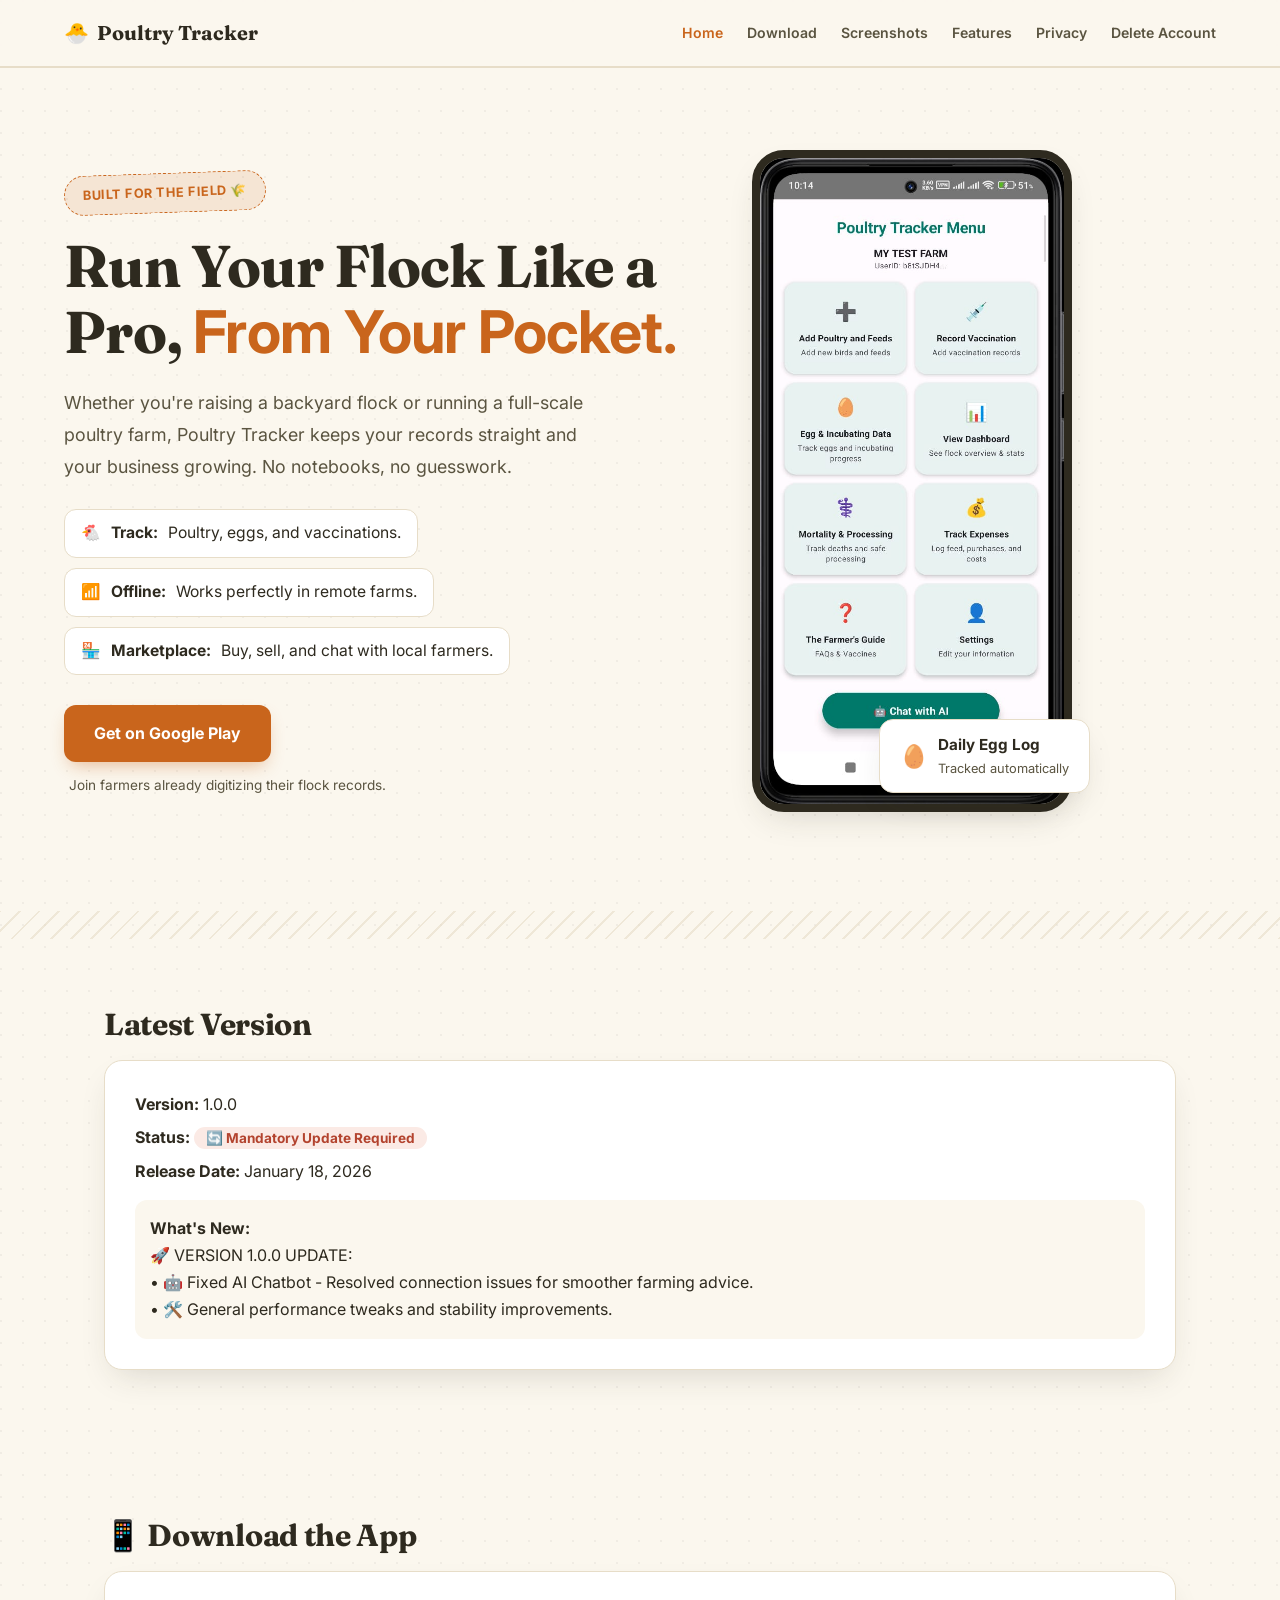
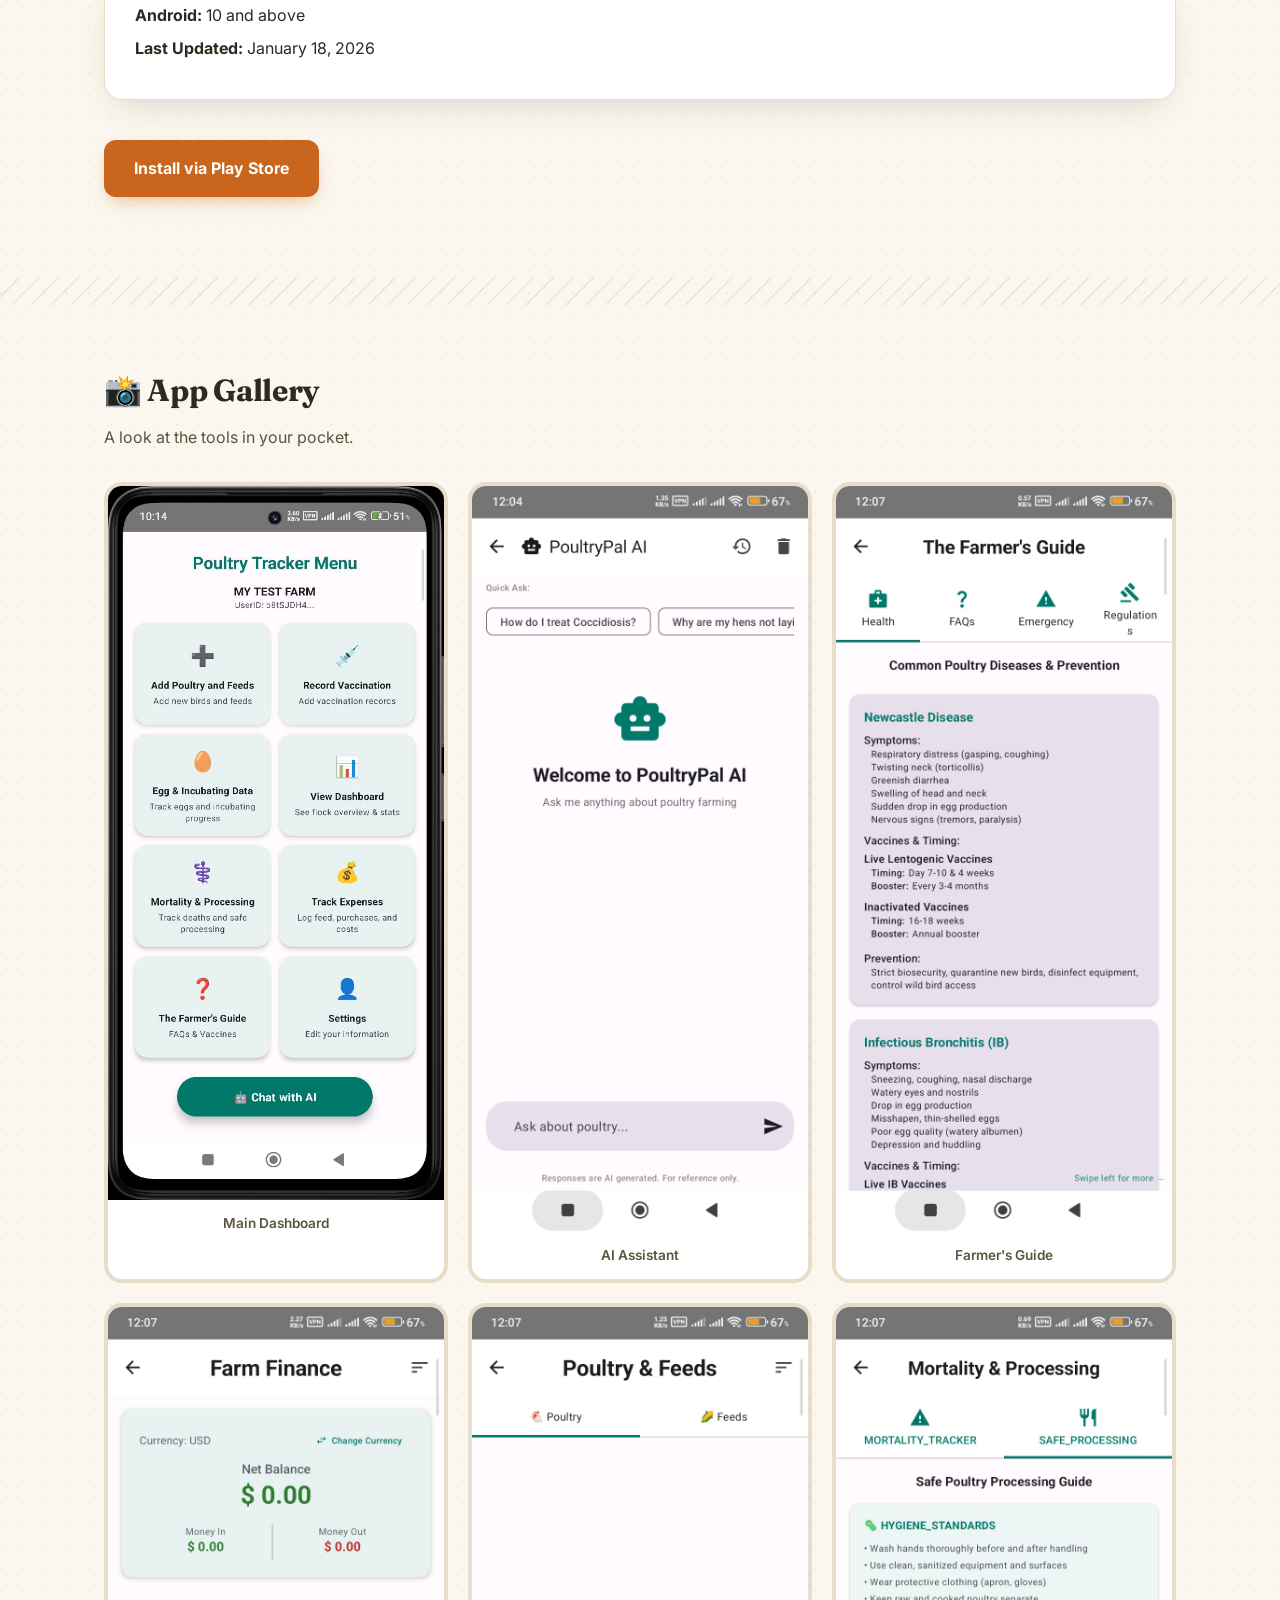
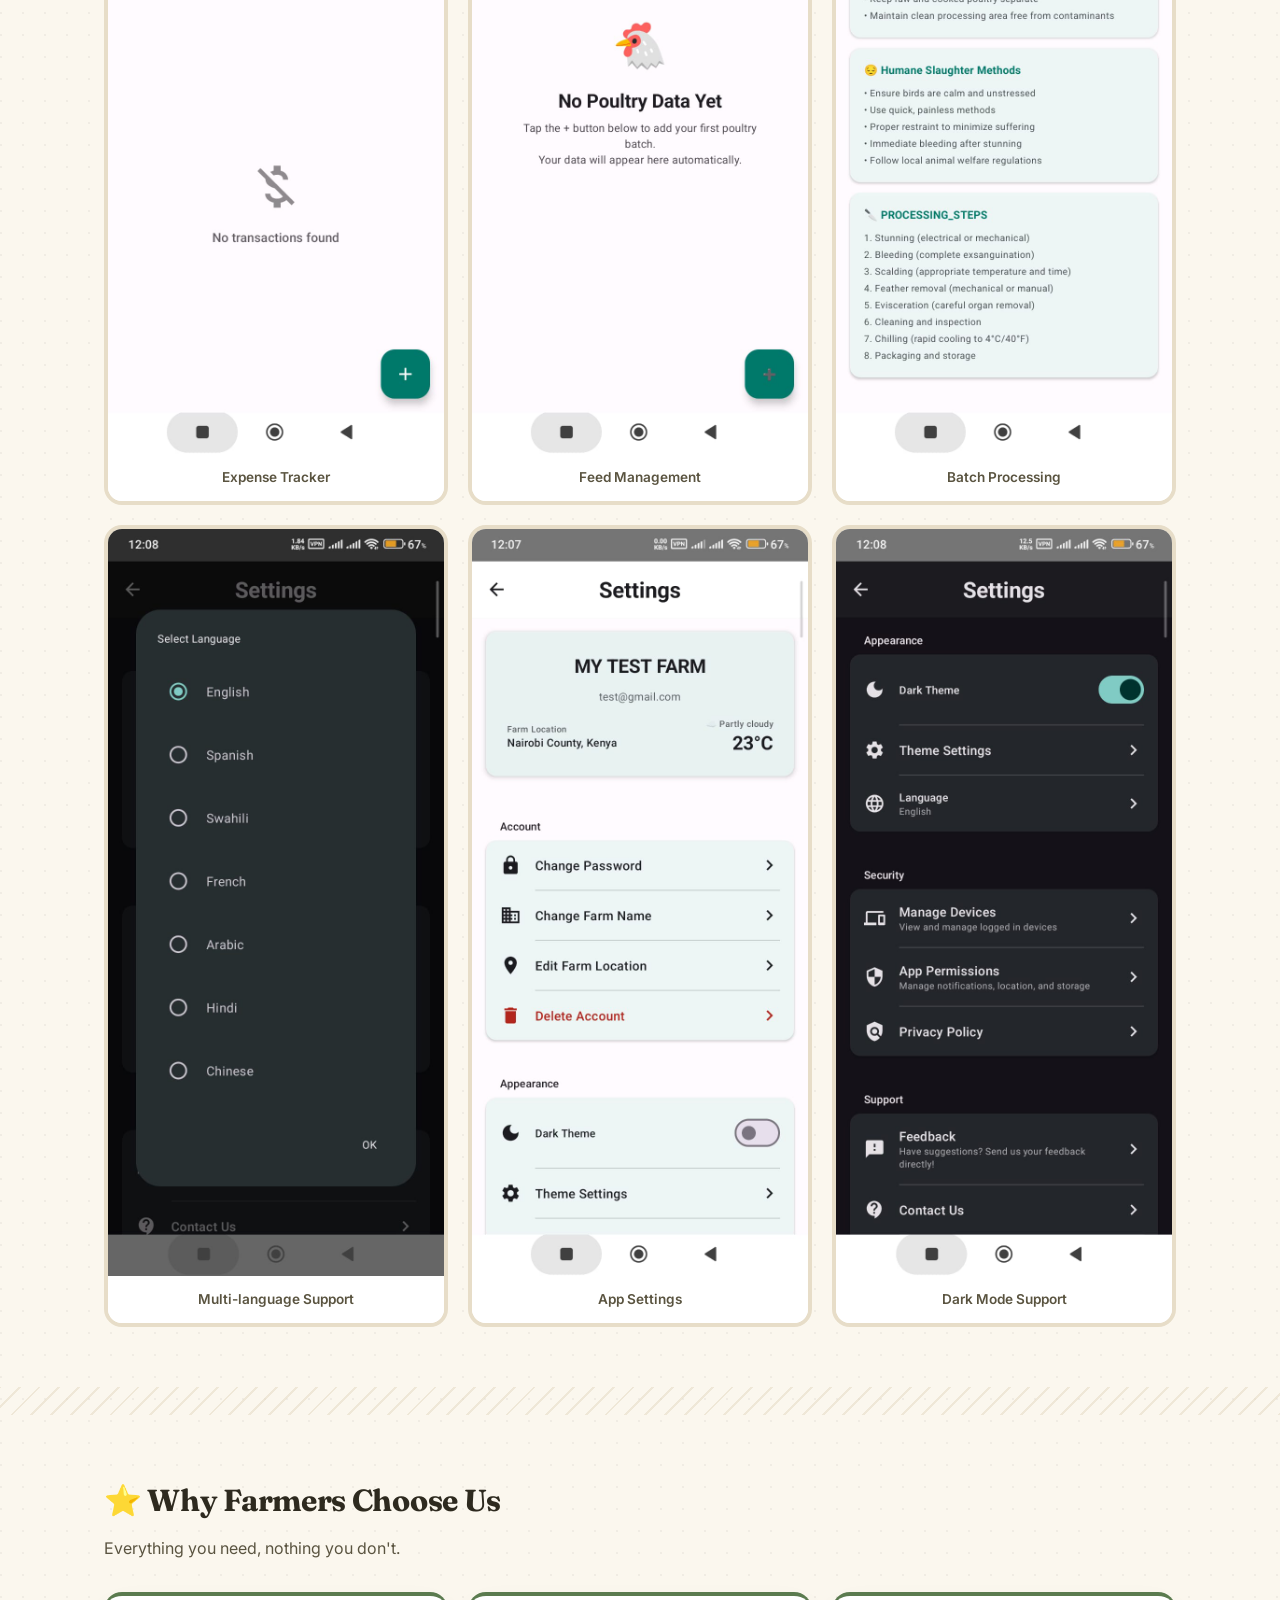
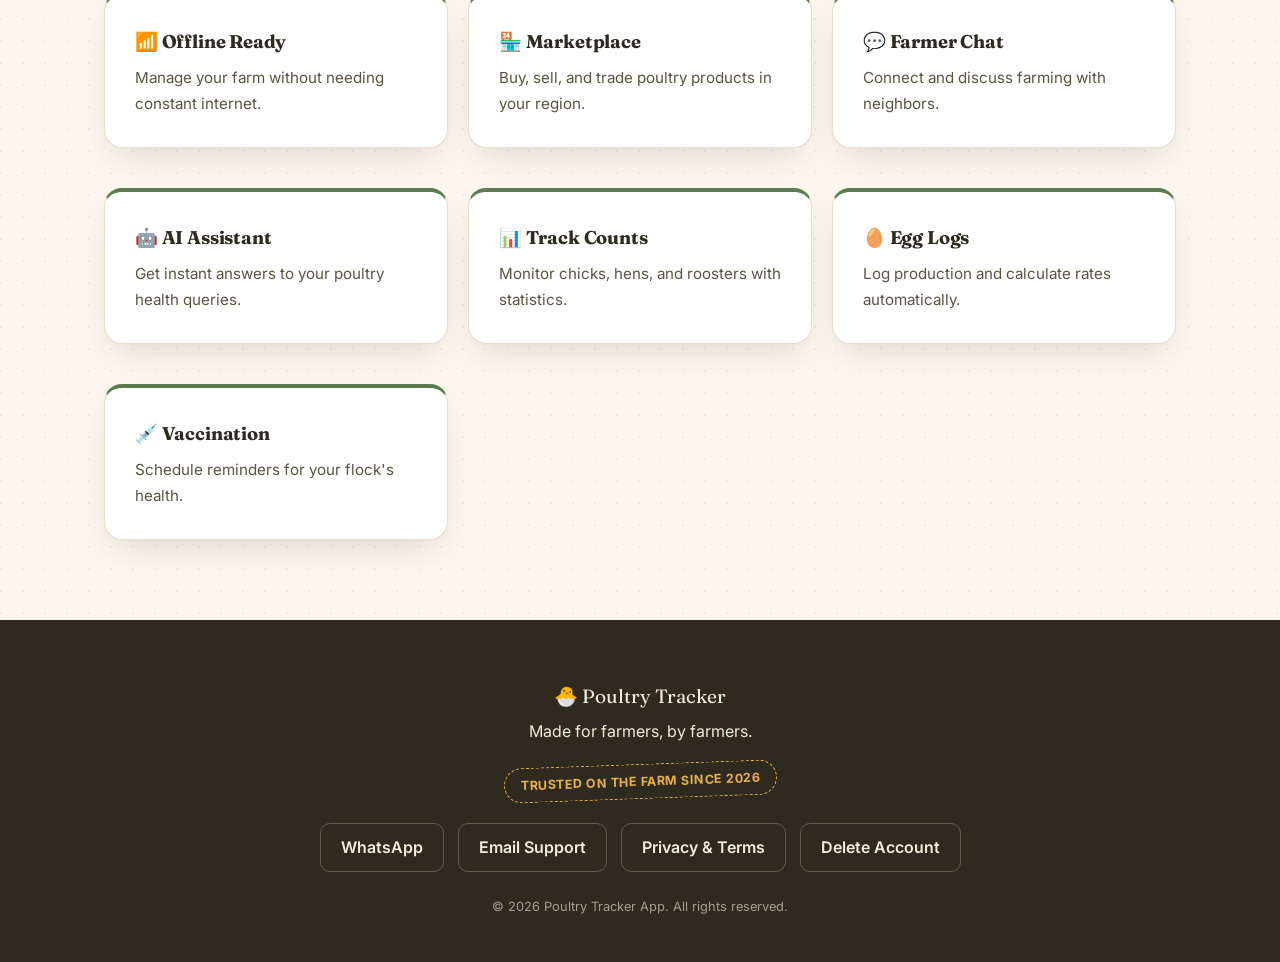
<file: index.html>
<!DOCTYPE html>
<html lang="en">
<head>
    <meta charset="UTF-8">
    <meta name="viewport" content="width=device-width, initial-scale=1.0">
    <title>Poultry Tracker App - Flock Management</title>
    <link href="https://fonts.googleapis.com/css2?family=Fraunces:wght@600;700&family=Inter:wght@400;500;600;700&display=swap" rel="stylesheet">
    <link rel="stylesheet" href="./css/styles.css">
    <link rel="icon" href="data:image/svg+xml,<svg xmlns=%22http://www.w3.org/2000/svg%22 viewBox=%220 0 100 100%22><text y=%22.9em%22 font-size=%2290%22>🐣</text></svg>">
</head>
<body>
    <div class="page-loader" id="pageLoader">🐣</div>

    <nav class="main-nav" id="mainNav">
        <div class="nav-container">
            <a href="index.html" class="nav-logo"><span>🐣</span> Poultry Tracker</a>
            <div class="nav-links" id="navLinks">
                <a href="#home" class="nav-link">Home</a>
                <a href="#download" class="nav-link">Download</a>
                <a href="#screenshots" class="nav-link">Screenshots</a>
                <a href="#features" class="nav-link">Features</a>
                <a href="privacy.html" class="nav-link">Privacy</a>
                <a href="delete.html" class="nav-link">Delete Account</a>
            </div>
            <button class="mobile-menu-btn" id="mobileMenuBtn">☰</button>
        </div>
    </nav>

    <section class="hero" id="home">
        <div class="hero-container">
            <div class="hero-content">
                <span class="badge">Built for the field 🌾</span>
                <h1 class="hero-title">Run Your Flock Like a Pro, <span>From Your Pocket.</span></h1>

                <p class="hero-subtitle">
                    Whether you're raising a backyard flock or running a full-scale poultry farm, Poultry Tracker
                    keeps your records straight and your business growing. No notebooks, no guesswork.
                </p>

                <div class="hero-features-mini">
                    <p>🐔 <strong>Track:</strong> Poultry, eggs, and vaccinations.</p>
                    <p>📶 <strong>Offline:</strong> Works perfectly in remote farms.</p>
                    <p>🏪 <strong>Marketplace:</strong> Buy, sell, and chat with local farmers.</p>
                </div>

                <div>
                    <a href="https://play.google.com/store/apps/details?id=com.knightdale.poultrytracker" class="download-btn">
                        <span>Get on Google Play</span>
                    </a>
                    <p style="font-size: 0.85rem; color: var(--soil-soft); margin-top: 12px; margin-left: 5px;">
                        Join farmers already digitizing their flock records.
                    </p>
                </div>
            </div>

            <div class="hero-mockup">
                <div class="mockup-wrapper">
                    <img src="images/menu.jpeg" alt="App Mockup">
                    <div class="floating-stat">
                        <span style="font-size: 1.4rem;">🥚</span>
                        <div>
                            <div style="font-weight: 700; font-size: 0.95rem;">Daily Egg Log</div>
                            <div style="font-size: 0.8rem; color: var(--soil-soft);">Tracked automatically</div>
                        </div>
                    </div>
                </div>
            </div>
        </div>
    </section>

    <div class="section-divider"></div>

    <div class="section">
        <h2>Latest Version</h2>
        <div class="version-card" id="version">
            <p><strong>Version:</strong> <span id="versionNumber">Loading...</span></p>
            <p><strong>Status:</strong> <span id="updateStatus">Checking...</span></p>
            <p><strong>Release Date:</strong> <span id="releaseDate">Loading...</span></p>
            <div style="margin-top: 15px; padding: 15px; background: var(--bg-main); border-radius: 12px;">
                <strong>What's New:</strong>
                <div id="releaseNotes"></div>
            </div>
        </div>
    </div>

    <section class="section" id="download">
        <h2>📱 Download the App</h2>
        <div class="version-card">
            <p><strong>Android:</strong> 10 and above</p>
            <p><strong>Last Updated:</strong> <span id="lastUpdated">Loading...</span></p>
        </div>
        <a href="https://play.google.com/store/apps/details?id=com.knightdale.poultrytracker" class="download-btn" style="margin: 20px 0;">
            <span>Install via Play Store</span>
        </a>
    </section>

    <div class="section-divider"></div>

    <section class="section" id="screenshots">
        <h2 style="margin-bottom: 8px;">📸 App Gallery</h2>
        <p style="color: var(--soil-soft); margin-bottom: 30px;">A look at the tools in your pocket.</p>
        <div class="screenshot-grid">
            <div class="screenshot-item"><img src="images/menu.jpeg"><div class="screenshot-caption">Main Dashboard</div></div>
            <div class="screenshot-item"><img src="images/chatbot.jpeg"><div class="screenshot-caption">AI Assistant</div></div>
            <div class="screenshot-item"><img src="images/farmers-guide.jpeg"><div class="screenshot-caption">Farmer's Guide</div></div>
            <div class="screenshot-item"><img src="images/expenses.jpeg"><div class="screenshot-caption">Expense Tracker</div></div>
            <div class="screenshot-item"><img src="images/poultryfeeds.jpeg"><div class="screenshot-caption">Feed Management</div></div>
            <div class="screenshot-item"><img src="images/processing.jpeg"><div class="screenshot-caption">Batch Processing</div></div>
            <div class="screenshot-item"><img src="images/languages.jpeg"><div class="screenshot-caption">Multi-language Support</div></div>
            <div class="screenshot-item"><img src="images/settings.jpeg"><div class="screenshot-caption">App Settings</div></div>
            <div class="screenshot-item"><img src="images/dark-theme.jpeg"><div class="screenshot-caption">Dark Mode Support</div></div>
        </div>
    </section>

    <div class="section-divider"></div>

    <section class="section" id="features">
        <h2 style="margin-bottom: 8px;">⭐ Why Farmers Choose Us</h2>
        <p style="color: var(--soil-soft); margin-bottom: 30px;">Everything you need, nothing you don't.</p>
        <div class="features-grid">
            <div class="feature-card"><h3>📶 Offline Ready</h3><p>Manage your farm without needing constant internet.</p></div>
            <div class="feature-card"><h3>🏪 Marketplace</h3><p>Buy, sell, and trade poultry products in your region.</p></div>
            <div class="feature-card"><h3>💬 Farmer Chat</h3><p>Connect and discuss farming with neighbors.</p></div>
            <div class="feature-card"><h3>🤖 AI Assistant</h3><p>Get instant answers to your poultry health queries.</p></div>
            <div class="feature-card"><h3>📊 Track Counts</h3><p>Monitor chicks, hens, and roosters with statistics.</p></div>
            <div class="feature-card"><h3>🥚 Egg Logs</h3><p>Log production and calculate rates automatically.</p></div>
            <div class="feature-card"><h3>💉 Vaccination</h3><p>Schedule reminders for your flock's health.</p></div>
        </div>
    </section>

    <footer>
        <p class="footer-tagline">🐣 Poultry Tracker</p>
        <p>Made for farmers, by farmers.</p>
        <div class="footer-stamp">Trusted on the farm since 2026</div>
        <div class="contact-links">
            <a href="https://wa.me/254799610782" class="contact-link">WhatsApp</a>
            <a href="mailto:jonahjjed@gmail.com" class="contact-link">Email Support</a>
            <a href="privacy.html" class="contact-link">Privacy & Terms</a>
            <a href="delete-account.html" class="contact-link">Delete Account</a>
        </div>
        <p class="footer-copy">&copy; 2026 Poultry Tracker App. All rights reserved.</p>
    </footer>

    <button class="back-to-top" id="backToTop">↑</button>

    <script src="./js/app.js"></script>
</body>
</html>
</file>
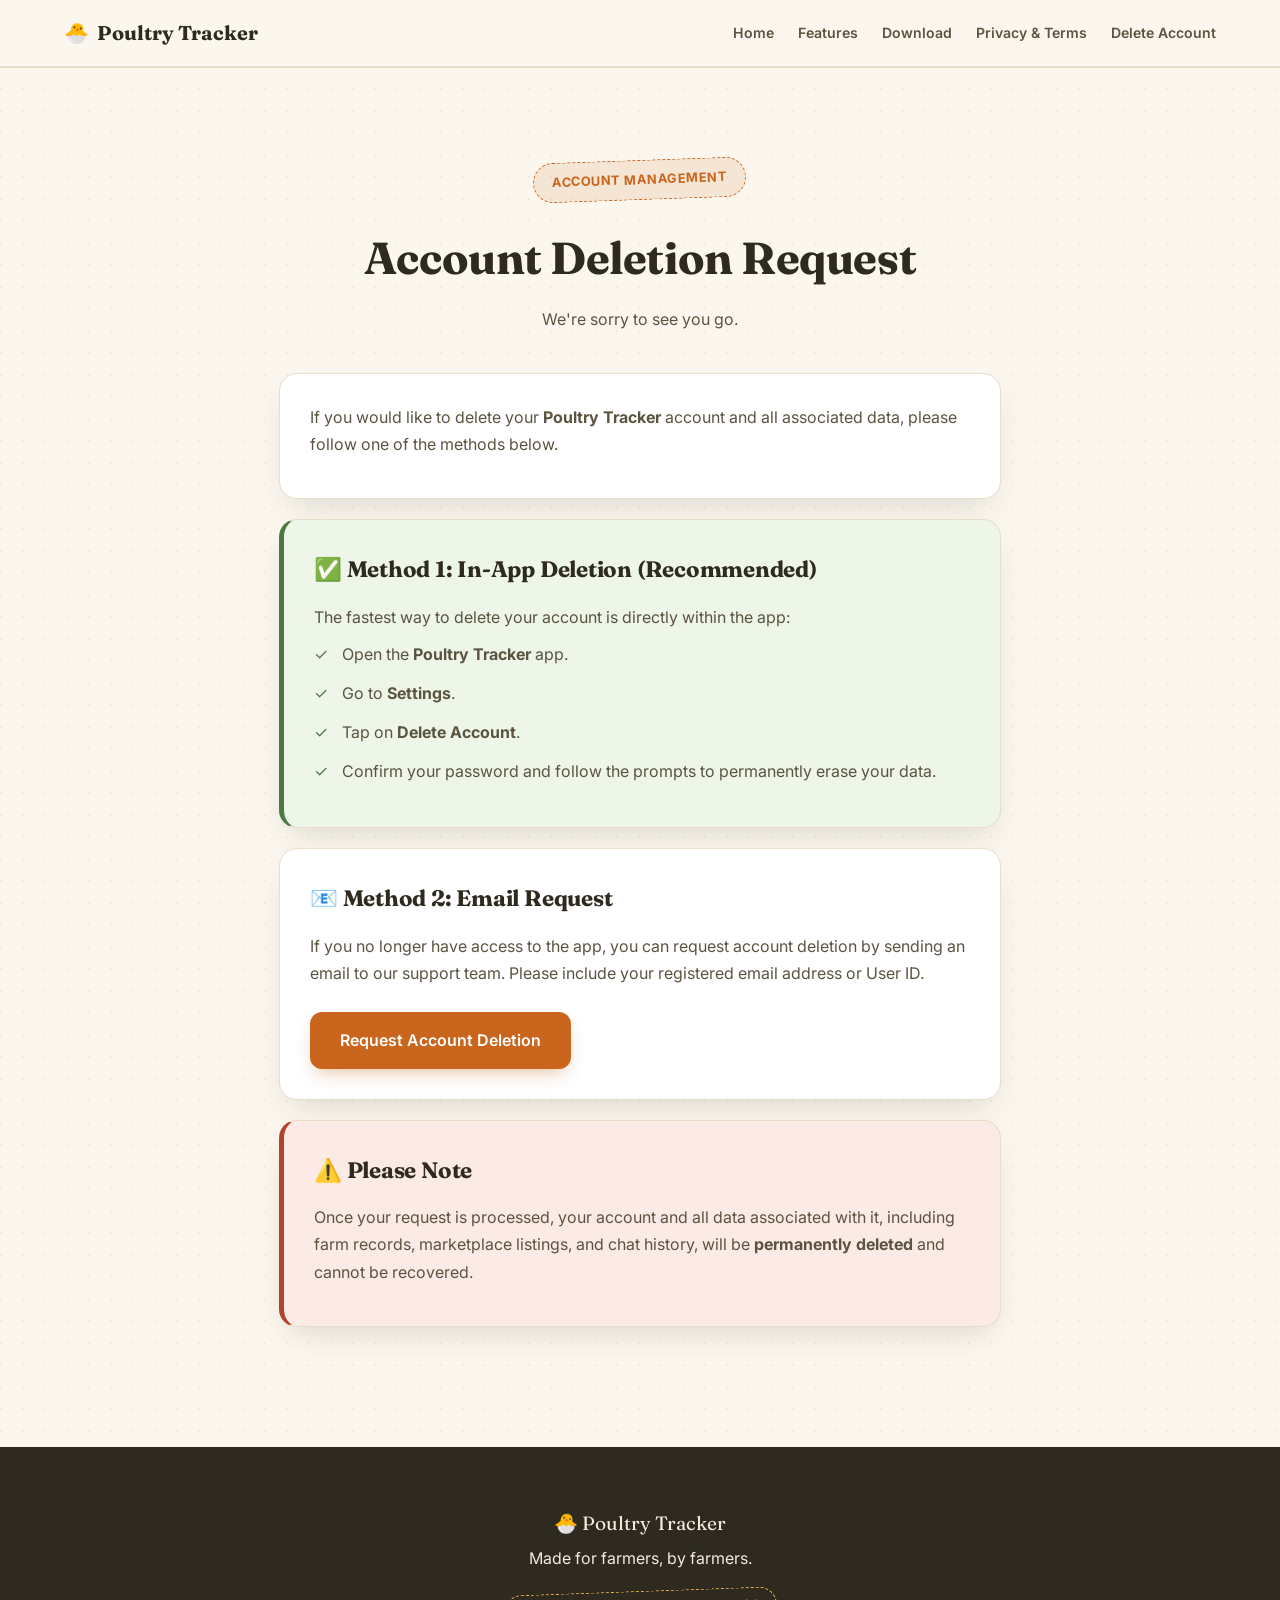
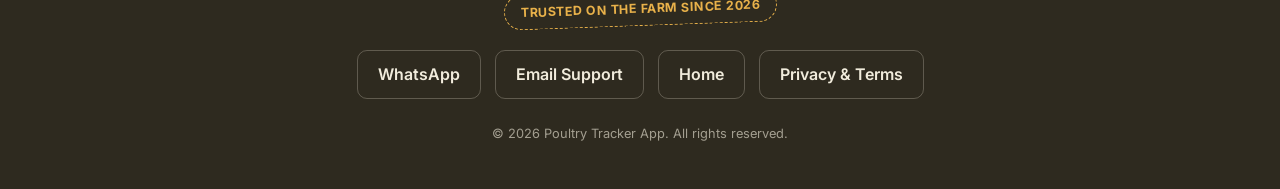
<file: delete.html>
<!DOCTYPE html>
<html lang="en">
<head>
    <meta charset="UTF-8">
    <meta name="viewport" content="width=device-width, initial-scale=1.0">
    <title>Account Deletion Request - Poultry Tracker</title>
    <link href="https://fonts.googleapis.com/css2?family=Fraunces:wght@600;700&family=Inter:wght@400;500;600;700&display=swap" rel="stylesheet">
    <link rel="stylesheet" href="./css/styles.css">
    <link rel="icon" href="data:image/svg+xml,<svg xmlns=%22http://www.w3.org/2000/svg%22 viewBox=%220 0 100 100%22><text y=%22.9em%22 font-size=%2290%22>🐣</text></svg>">
</head>
<body>
    <div class="page-loader" id="pageLoader">🐣</div>

    <nav class="main-nav" id="mainNav">
        <div class="nav-container">
            <a href="index.html" class="nav-logo"><span>🐣</span> Poultry Tracker</a>
            <div class="nav-links" id="navLinks">
                <a href="index.html" class="nav-link">Home</a>
                <a href="index.html#features" class="nav-link">Features</a>
                <a href="index.html#download" class="nav-link">Download</a>
                <a href="privacy.html" class="nav-link">Privacy &amp; Terms</a>
                <a href="delete.html" class="nav-link active">Delete Account</a>
            </div>
            <button class="mobile-menu-btn" id="mobileMenuBtn">☰</button>
        </div>
    </nav>

    <header class="privacy-header">
        <span class="badge">Account Management</span>
        <h1>Account Deletion Request</h1>
        <p>We're sorry to see you go.</p>
    </header>

    <main class="privacy-content">
        <section class="privacy-section">
            <p>If you would like to delete your <strong>Poultry Tracker</strong> account and all associated data, please follow one of the methods below.</p>
        </section>

        <section class="privacy-section status-box-green">
            <h2>✅ Method 1: In-App Deletion (Recommended)</h2>
            <p>The fastest way to delete your account is directly within the app:</p>
            <ul>
                <li>Open the <strong>Poultry Tracker</strong> app.</li>
                <li>Go to <strong>Settings</strong>.</li>
                <li>Tap on <strong>Delete Account</strong>.</li>
                <li>Confirm your password and follow the prompts to permanently erase your data.</li>
            </ul>
        </section>

        <section class="privacy-section">
            <h2>📧 Method 2: Email Request</h2>
            <p>If you no longer have access to the app, you can request account deletion by sending an email to our support team. Please include your registered email address or User ID.</p>
            <a href="mailto:jonahjjed@gmail.com?subject=Account Deletion Request - Poultry Tracker" class="download-btn" style="margin-top: 15px;">
                <span>Request Account Deletion</span>
            </a>
        </section>

        <section class="privacy-section status-box-red">
            <h2>⚠️ Please Note</h2>
            <p>Once your request is processed, your account and all data associated with it, including farm records, marketplace listings, and chat history, will be <strong>permanently deleted</strong> and cannot be recovered.</p>
        </section>
    </main>

    <footer>
        <p class="footer-tagline">🐣 Poultry Tracker</p>
        <p>Made for farmers, by farmers.</p>
        <div class="footer-stamp">Trusted on the farm since 2026</div>
        <div class="contact-links">
            <a href="https://wa.me/254799610782" class="contact-link">WhatsApp</a>
            <a href="mailto:jonahjjed@gmail.com" class="contact-link">Email Support</a>
            <a href="index.html" class="contact-link">Home</a>
            <a href="privacy.html" class="contact-link">Privacy &amp; Terms</a>
        </div>
        <p class="footer-copy">&copy; 2026 Poultry Tracker App. All rights reserved.</p>
    </footer>

    <button class="back-to-top" id="backToTop">↑</button>

    <script src="./js/app.js"></script>
</body>
</html>
</file>
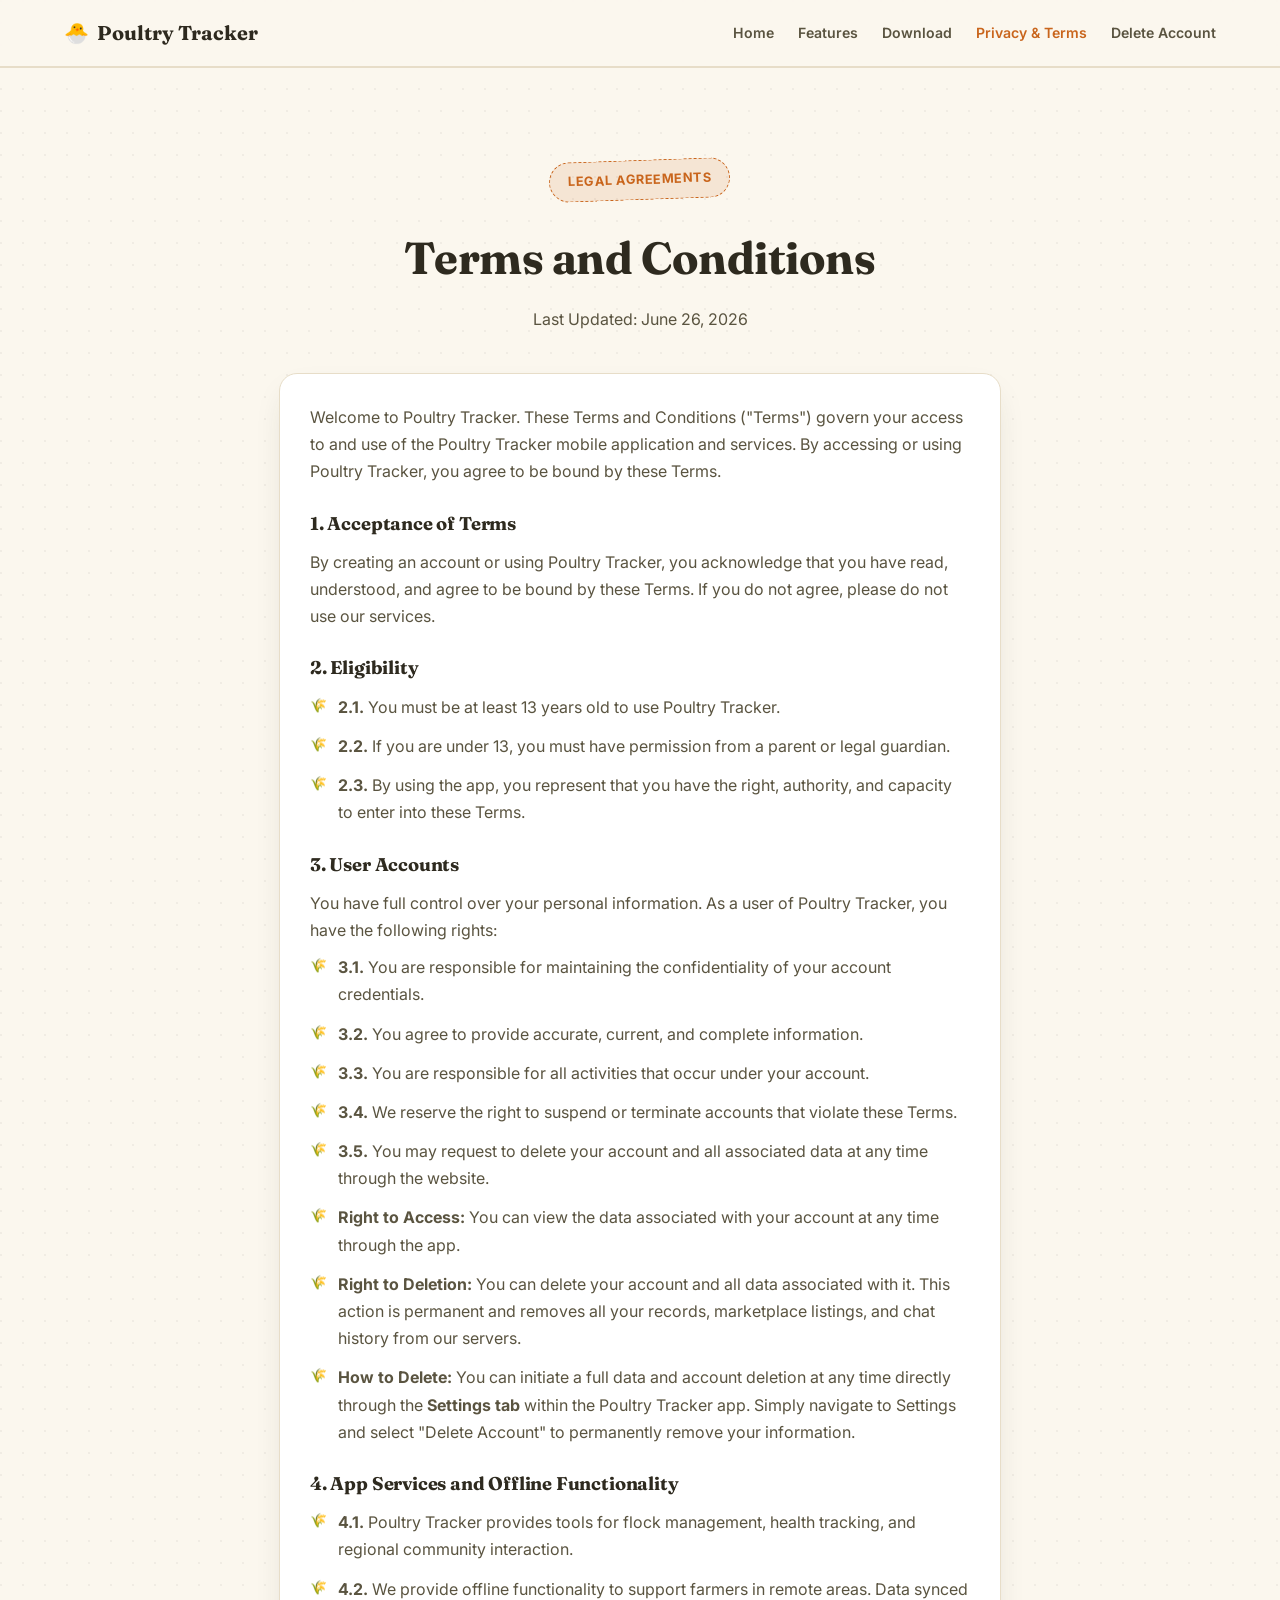
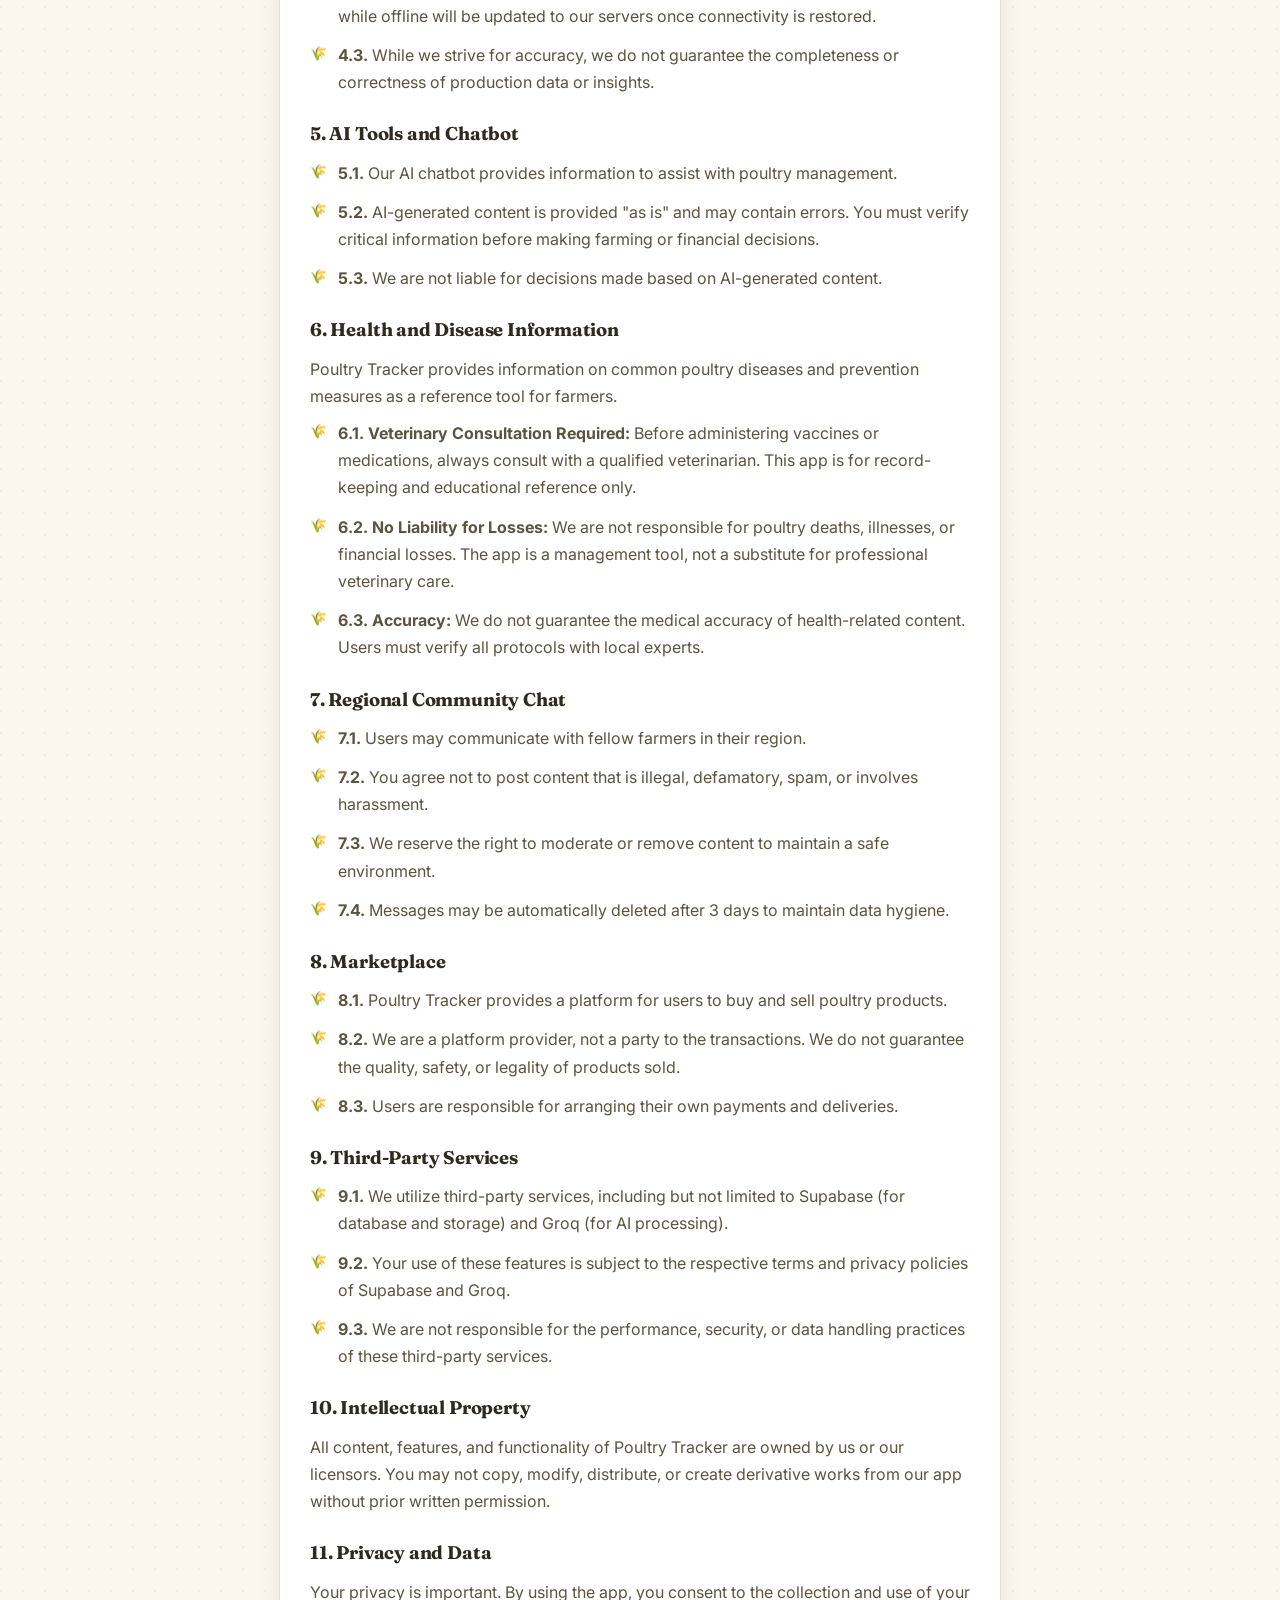
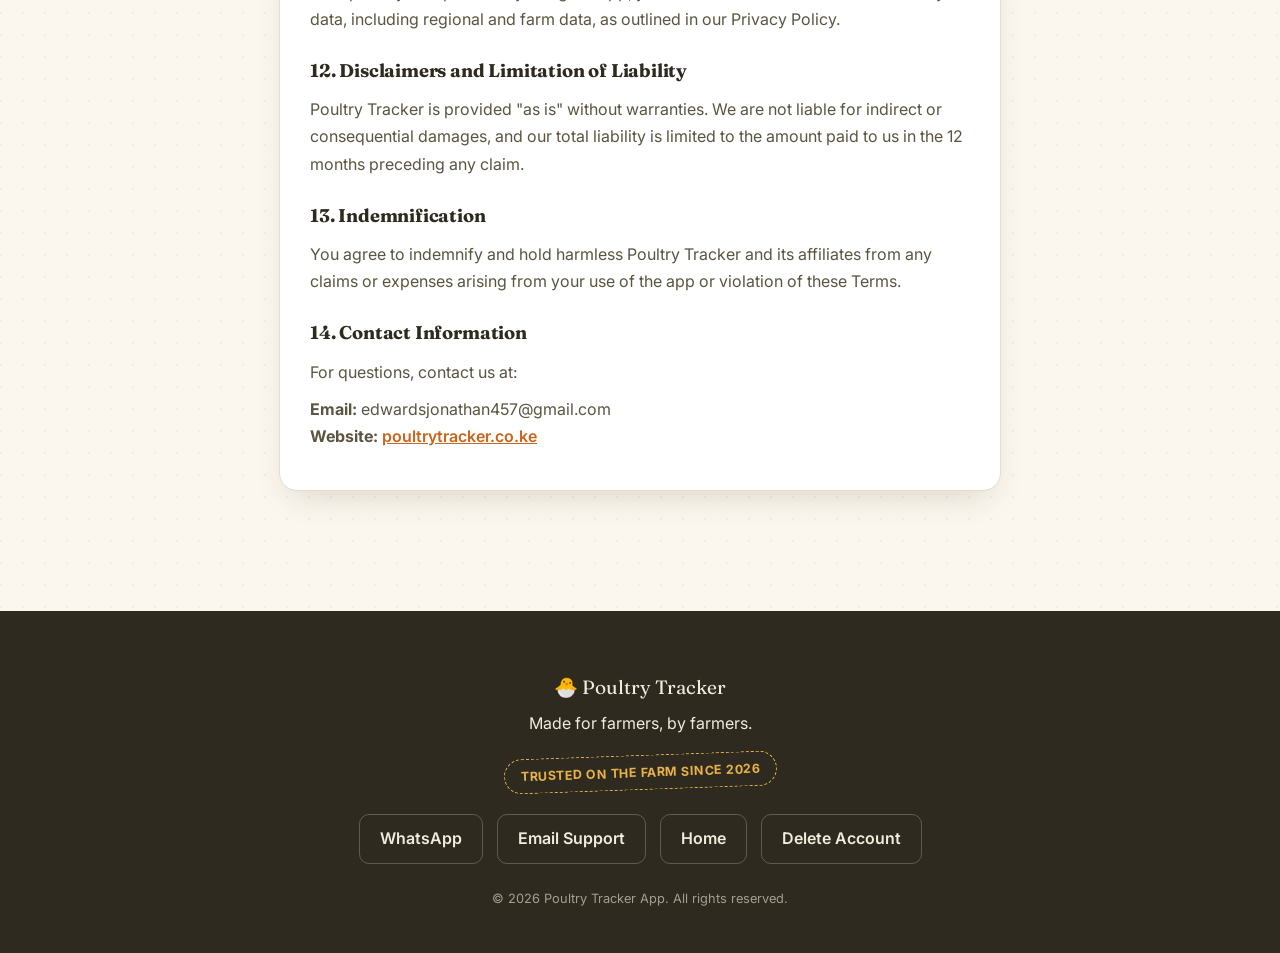
<file: privacy.html>
<!DOCTYPE html>
<html lang="en">
<head>
    <meta charset="UTF-8">
    <meta name="viewport" content="width=device-width, initial-scale=1.0">
    <title>Terms and Conditions - Poultry Tracker App</title>
    <link href="https://fonts.googleapis.com/css2?family=Fraunces:wght@600;700&family=Inter:wght@400;500;600;700&display=swap" rel="stylesheet">
    <link rel="stylesheet" href="./css/styles.css">
    <link rel="icon" href="data:image/svg+xml,<svg xmlns=%22http://www.w3.org/2000/svg%22 viewBox=%220 0 100 100%22><text y=%22.9em%22 font-size=%2290%22>🐣</text></svg>">
</head>
<body>
    <div class="page-loader" id="pageLoader">🐣</div>

    <nav class="main-nav" id="mainNav">
        <div class="nav-container">
            <a href="index.html" class="nav-logo"><span>🐣</span> Poultry Tracker</a>
            <div class="nav-links" id="navLinks">
                <a href="index.html" class="nav-link">Home</a>
                <a href="index.html#features" class="nav-link">Features</a>
                <a href="index.html#download" class="nav-link">Download</a>
                <a href="privacy.html" class="nav-link active">Privacy & Terms</a>
                <a href="delete.html" class="nav-link">Delete Account</a>
            </div>
            <button class="mobile-menu-btn" id="mobileMenuBtn">☰</button>
        </div>
    </nav>

    <header class="privacy-header">
        <span class="badge">Legal Agreements</span>
        <h1>Terms and Conditions</h1>
        <p>Last Updated: June 26, 2026</p>
    </header>

    <main class="privacy-content">
        <section class="privacy-section">
            <p>Welcome to Poultry Tracker. These Terms and Conditions ("Terms") govern your access to and use of the Poultry Tracker mobile application and services. By accessing or using Poultry Tracker, you agree to be bound by these Terms.</p>

            <h3>1. Acceptance of Terms</h3>
            <p>By creating an account or using Poultry Tracker, you acknowledge that you have read, understood, and agree to be bound by these Terms. If you do not agree, please do not use our services.</p>

            <h3>2. Eligibility</h3>
            <ul>
                <li><strong>2.1.</strong> You must be at least 13 years old to use Poultry Tracker.</li>
                <li><strong>2.2.</strong> If you are under 13, you must have permission from a parent or legal guardian.</li>
                <li><strong>2.3.</strong> By using the app, you represent that you have the right, authority, and capacity to enter into these Terms.</li>
            </ul>

            <h3>3. User Accounts</h3>
            <p>You have full control over your personal information. As a user of Poultry Tracker, you have the following rights:</p>
            <ul>
                <li><strong>3.1.</strong> You are responsible for maintaining the confidentiality of your account credentials.</li>
                <li><strong>3.2.</strong> You agree to provide accurate, current, and complete information.</li>
                <li><strong>3.3.</strong> You are responsible for all activities that occur under your account.</li>
                <li><strong>3.4.</strong> We reserve the right to suspend or terminate accounts that violate these Terms.</li>
                <li><strong>3.5.</strong> You may request to delete your account and all associated data at any time through the website.</li>
                <li><strong>Right to Access:</strong> You can view the data associated with your account at any time through the app.</li>
                <li><strong>Right to Deletion:</strong> You can delete your account and all data associated with it. This action is permanent and removes all your records, marketplace listings, and chat history from our servers.</li>
                <li><strong>How to Delete:</strong> You can initiate a full data and account deletion at any time directly through the <strong>Settings tab</strong> within the Poultry Tracker app. Simply navigate to Settings and select "Delete Account" to permanently remove your information.</li>
            </ul>

            <h3>4. App Services and Offline Functionality</h3>
            <ul>
                <li><strong>4.1.</strong> Poultry Tracker provides tools for flock management, health tracking, and regional community interaction.</li>
                <li><strong>4.2.</strong> We provide offline functionality to support farmers in remote areas. Data synced while offline will be updated to our servers once connectivity is restored.</li>
                <li><strong>4.3.</strong> While we strive for accuracy, we do not guarantee the completeness or correctness of production data or insights.</li>
            </ul>

            <h3>5. AI Tools and Chatbot</h3>
            <ul>
                <li><strong>5.1.</strong> Our AI chatbot provides information to assist with poultry management.</li>
                <li><strong>5.2.</strong> AI-generated content is provided "as is" and may contain errors. You must verify critical information before making farming or financial decisions.</li>
                <li><strong>5.3.</strong> We are not liable for decisions made based on AI-generated content.</li>
            </ul>

            <h3>6. Health and Disease Information</h3>
            <p>Poultry Tracker provides information on common poultry diseases and prevention measures as a reference tool for farmers.</p>
            <ul>
                <li><strong>6.1. Veterinary Consultation Required:</strong> Before administering vaccines or medications, always consult with a qualified veterinarian. This app is for record-keeping and educational reference only.</li>
                <li><strong>6.2. No Liability for Losses:</strong> We are not responsible for poultry deaths, illnesses, or financial losses. The app is a management tool, not a substitute for professional veterinary care.</li>
                <li><strong>6.3. Accuracy:</strong> We do not guarantee the medical accuracy of health-related content. Users must verify all protocols with local experts.</li>
            </ul>

            <h3>7. Regional Community Chat</h3>
            <ul>
                <li><strong>7.1.</strong> Users may communicate with fellow farmers in their region.</li>
                <li><strong>7.2.</strong> You agree not to post content that is illegal, defamatory, spam, or involves harassment.</li>
                <li><strong>7.3.</strong> We reserve the right to moderate or remove content to maintain a safe environment.</li>
                <li><strong>7.4.</strong> Messages may be automatically deleted after 3 days to maintain data hygiene.</li>
            </ul>

            <h3>8. Marketplace</h3>
            <ul>
                <li><strong>8.1.</strong> Poultry Tracker provides a platform for users to buy and sell poultry products.</li>
                <li><strong>8.2.</strong> We are a platform provider, not a party to the transactions. We do not guarantee the quality, safety, or legality of products sold.</li>
                <li><strong>8.3.</strong> Users are responsible for arranging their own payments and deliveries.</li>
            </ul>

            <h3>9. Third-Party Services</h3>
            <ul>
                <li><strong>9.1.</strong> We utilize third-party services, including but not limited to Supabase (for database and storage) and Groq (for AI processing).</li>
                <li><strong>9.2.</strong> Your use of these features is subject to the respective terms and privacy policies of Supabase and Groq.</li>
                <li><strong>9.3.</strong> We are not responsible for the performance, security, or data handling practices of these third-party services.</li>
            </ul>

            <h3>10. Intellectual Property</h3>
            <p>All content, features, and functionality of Poultry Tracker are owned by us or our licensors. You may not copy, modify, distribute, or create derivative works from our app without prior written permission.</p>

            <h3>11. Privacy and Data</h3>
            <p>Your privacy is important. By using the app, you consent to the collection and use of your data, including regional and farm data, as outlined in our Privacy Policy.</p>

            <h3>12. Disclaimers and Limitation of Liability</h3>
            <p>Poultry Tracker is provided "as is" without warranties. We are not liable for indirect or consequential damages, and our total liability is limited to the amount paid to us in the 12 months preceding any claim.</p>

            <h3>13. Indemnification</h3>
            <p>You agree to indemnify and hold harmless Poultry Tracker and its affiliates from any claims or expenses arising from your use of the app or violation of these Terms.</p>

            <h3>14. Contact Information</h3>
            <p>For questions, contact us at:</p>
            <p><strong>Email:</strong> edwardsjonathan457@gmail.com<br>
            <strong>Website:</strong> <a href="http://poultrytracker.co.ke">poultrytracker.co.ke</a></p>
        </section>
    </main>

    <footer>
        <p class="footer-tagline">🐣 Poultry Tracker</p>
        <p>Made for farmers, by farmers.</p>
        <div class="footer-stamp">Trusted on the farm since 2026</div>
        <div class="contact-links">
            <a href="https://wa.me/254799610782" class="contact-link">WhatsApp</a>
            <a href="mailto:jonahjjed@gmail.com" class="contact-link">Email Support</a>
            <a href="index.html" class="contact-link">Home</a>
            <a href="delete-account.html" class="contact-link">Delete Account</a>
        </div>
        <p class="footer-copy">&copy; 2026 Poultry Tracker App. All rights reserved.</p>
    </footer>

    <button class="back-to-top" id="backToTop">↑</button>

    <script src="./js/app.js"></script>
</body>
</html>
</file>
<file: css/styles.css>
:root {
    --bg-main: #FBF7EE;
    --bg-card: #FFFFFF;
    --soil: #2E2A1F;
    --soil-soft: #5A5440;
    --terracotta: #C9651C;
    --terracotta-soft: rgba(201, 101, 28, 0.12);
    --sage: #5B7B4F;
    --sage-soft: rgba(91, 123, 79, 0.12);
    --gold: #E8B14A;
    --gold-soft: rgba(232, 177, 74, 0.18);
    --border: #E7DDC8;
    --shadow: 0 14px 34px -12px rgba(46, 42, 31, 0.18);
    --danger: #B3432E;
    --danger-soft: #FBEAE5;
    --success: #4C7A45;
    --success-soft: #EEF5E9;
}

* {
    margin: 0;
    padding: 0;
    box-sizing: border-box;
    font-family: 'Inter', sans-serif;
    scroll-behavior: smooth;
}

body {
    background-color: var(--bg-main);
    color: var(--soil);
    line-height: 1.7;
    -webkit-font-smoothing: antialiased;
    background-image:
        radial-gradient(circle at 1px 1px, rgba(46,42,31,0.05) 1px, transparent 0);
    background-size: 22px 22px;
}

h1, h2, h3 {
    font-family: 'Fraunces', serif;
    font-weight: 700;
    letter-spacing: -0.01em;
}

/* Stamp badge — signature element */
.badge {
    background: var(--terracotta-soft);
    color: var(--terracotta);
    padding: 8px 18px;
    border-radius: 100px;
    font-size: 0.8rem;
    font-weight: 700;
    margin-bottom: 20px;
    display: inline-block;
    border: 1.5px dashed var(--terracotta);
    transform: rotate(-2deg);
    text-transform: uppercase;
    letter-spacing: 0.04em;
}

/* Navigation */
.main-nav {
    position: fixed;
    top: 0;
    width: 100%;
    padding: 16px 5%;
    z-index: 1000;
    background: rgba(251, 247, 238, 0.92);
    backdrop-filter: blur(12px);
    border-bottom: 2px solid var(--border);
    transition: transform 0.3s ease;
}

.main-nav.hidden {
    transform: translateY(-100%);
}

.nav-container {
    width: 100%;
    max-width: 1200px;
    margin: 0 auto;
    display: flex;
    justify-content: space-between;
    align-items: center;
}

.nav-logo {
    font-family: 'Fraunces', serif;
    font-weight: 700;
    font-size: 1.25rem;
    text-decoration: none;
    color: var(--soil);
    display: flex;
    align-items: center;
    gap: 8px;
}

.nav-links {
    display: flex;
    gap: 24px;
    align-items: center;
}

.nav-link {
    text-decoration: none;
    color: var(--soil-soft);
    font-weight: 600;
    font-size: 0.88rem;
}

.nav-link.active,
.nav-link:hover {
    color: var(--terracotta);
}

.mobile-menu-btn {
    display: none;
    background: none;
    border: none;
    font-size: 1.4rem;
    cursor: pointer;
    color: var(--soil);
}

/* Hero */
.hero {
    padding: 150px 5% 90px;
    min-height: 75vh;
    display: flex;
    align-items: center;
    justify-content: center;
}

.hero-container {
    max-width: 1200px;
    display: grid;
    grid-template-columns: 1.15fr 0.85fr;
    gap: 60px;
    align-items: center;
}

.hero-title {
    font-size: clamp(2.4rem, 4.6vw, 3.7rem);
    font-weight: 700;
    line-height: 1.12;
    margin-bottom: 22px;
    color: var(--soil);
}

.hero-title span {
    color: var(--terracotta);
}

.hero-subtitle {
    font-size: 1.12rem;
    color: var(--soil-soft);
    margin-bottom: 26px;
    max-width: 540px;
    line-height: 1.8;
    font-family: 'Inter', sans-serif;
}

.hero-features-mini {
    margin-bottom: 30px;
    display: flex;
    flex-direction: column;
    gap: 10px;
}

.hero-features-mini p {
    font-size: 0.98rem;
    color: var(--soil);
    background: var(--bg-card);
    border: 1px solid var(--border);
    border-radius: 12px;
    padding: 10px 16px;
    display: inline-flex;
    align-items: center;
    gap: 10px;
    width: fit-content;
}

.mockup-wrapper {
    position: relative;
    display: inline-block;
}

.mockup-wrapper img {
    width: 100%;
    max-width: 320px;
    border-radius: 32px;
    border: 8px solid var(--soil);
    box-shadow: var(--shadow);
}

.floating-stat {
    position: absolute;
    bottom: 28px;
    right: -18px;
    background: var(--bg-card);
    padding: 12px 20px;
    border-radius: 14px;
    box-shadow: var(--shadow);
    display: flex;
    align-items: center;
    gap: 10px;
    border: 1px solid var(--border);
    animation: float 3s ease-in-out infinite;
}

@keyframes float {
    0% { transform: translateY(0px); }
    50% { transform: translateY(-10px); }
    100% { transform: translateY(0px); }
}

/* Sections & Cards */
.section {
    padding: 60px 5%;
    max-width: 1200px;
    margin: 0 auto;
}

.section h2 {
    font-size: 1.9rem;
    margin-bottom: 10px;
    color: var(--soil);
}

.section-divider {
    width: 100%;
    height: 28px;
    background-image: repeating-linear-gradient(
        -45deg,
        var(--border) 0px,
        var(--border) 2px,
        transparent 2px,
        transparent 14px
    );
    opacity: 0.6;
}

.version-card,
.feature-card,
.privacy-section,
.instruction-card {
    background: var(--bg-card);
    padding: 30px;
    border-radius: 18px;
    border: 1px solid var(--border);
    box-shadow: var(--shadow);
    margin-bottom: 20px;
}

.feature-card {
    border-top: 4px solid var(--sage);
    transition: transform 0.25s ease, box-shadow 0.25s ease;
}

.feature-card:hover {
    transform: translateY(-4px);
}

.feature-card h3 {
    font-size: 1.15rem;
    margin-bottom: 8px;
    color: var(--soil);
}

.feature-card p {
    color: var(--soil-soft);
    font-size: 0.95rem;
}

.features-grid,
.screenshot-grid {
    display: grid;
    grid-template-columns: repeat(auto-fit, minmax(280px, 1fr));
    gap: 20px;
}

/* Version card specifics */
.version-card p {
    margin-bottom: 6px;
}

#updateStatus {
    padding: 3px 12px;
    border-radius: 100px;
    font-weight: 700;
    font-size: 0.85rem;
}

/* Privacy / Legal pages */
.privacy-header {
    padding: 160px 5% 40px;
    text-align: center;
}

.privacy-header h1 {
    font-size: clamp(2rem, 4vw, 2.8rem);
    margin-bottom: 10px;
}

.privacy-header p {
    color: var(--soil-soft);
}

.privacy-content {
    max-width: 850px;
    margin: 0 auto;
    padding: 0 5% 100px;
}

.privacy-section h2 {
    font-size: 1.4rem;
    margin-bottom: 15px;
    display: flex;
    align-items: center;
    gap: 10px;
}

.privacy-section h3 {
    font-size: 1.15rem;
    margin: 22px 0 10px;
    color: var(--soil);
}

.privacy-section p {
    color: var(--soil-soft);
    margin-bottom: 10px;
}

.privacy-section ul {
    list-style: none;
    padding: 0;
}

.privacy-section ul li {
    position: relative;
    padding-left: 28px;
    margin-bottom: 12px;
    color: var(--soil-soft);
}

.privacy-section ul li::before {
    content: '🌾';
    position: absolute;
    left: 0;
    font-size: 0.85rem;
}

.privacy-section a {
    color: var(--terracotta);
    font-weight: 600;
}

.privacy-section a.download-btn {
    color: white;
}

/* Status Boxes */
.status-box-red {
    border-left: 5px solid var(--danger) !important;
    background: var(--danger-soft) !important;
}

.status-box-green {
    border-left: 5px solid var(--success) !important;
    background: var(--success-soft) !important;
}

.status-box-green ul li::before {
    content: '✓';
    color: var(--success);
    font-size: 1rem;
}

/* Buttons */
.download-btn,
.btn-primary {
    display: inline-flex;
    background: var(--terracotta);
    color: white;
    padding: 15px 30px;
    border-radius: 12px;
    text-decoration: none;
    font-weight: 700;
    transition: 0.25s;
    text-align: center;
    border: none;
    cursor: pointer;
    box-shadow: 0 8px 18px -6px rgba(201, 101, 28, 0.45);
}

.download-btn:hover {
    transform: translateY(-3px);
    box-shadow: 0 12px 22px -6px rgba(201, 101, 28, 0.5);
}

/* Screenshots */
.screenshot-item {
    border-radius: 18px;
    overflow: hidden;
    border: 4px solid var(--border);
    position: relative;
    background: var(--bg-card);
    cursor: pointer;
}

.screenshot-item img {
    width: 100%;
    display: block;
}

.screenshot-caption {
    padding: 12px;
    font-size: 0.85rem;
    text-align: center;
    background: var(--bg-card);
    color: var(--soil-soft);
    font-weight: 600;
}

/* Back to top */
.back-to-top {
    position: fixed;
    bottom: 24px;
    right: 24px;
    width: 48px;
    height: 48px;
    border-radius: 50%;
    background: var(--terracotta);
    color: white;
    border: none;
    font-size: 1.2rem;
    cursor: pointer;
    box-shadow: var(--shadow);
    opacity: 0;
    pointer-events: none;
    transition: opacity 0.3s ease, transform 0.3s ease;
    z-index: 900;
}

.back-to-top.visible {
    opacity: 1;
    pointer-events: auto;
}

/* Page loader */
.page-loader {
    position: fixed;
    inset: 0;
    background: var(--bg-main);
    display: flex;
    align-items: center;
    justify-content: center;
    font-size: 2.2rem;
    z-index: 3000;
    transition: opacity 0.5s ease;
}

/* Footer */
footer {
    padding: 60px 5% 40px;
    background: var(--soil);
    color: #F1ECDC;
    text-align: center;
}

footer p {
    margin-bottom: 4px;
}

.footer-tagline {
    font-family: 'Fraunces', serif;
    font-size: 1.2rem;
    margin-bottom: 6px;
}

.footer-stamp {
    display: inline-block;
    border: 1.5px dashed var(--gold);
    color: var(--gold);
    border-radius: 100px;
    padding: 6px 16px;
    font-size: 0.78rem;
    font-weight: 700;
    transform: rotate(-2deg);
    margin: 14px 0 18px;
    text-transform: uppercase;
    letter-spacing: 0.04em;
}

.contact-links {
    display: flex;
    gap: 14px;
    justify-content: center;
    margin-top: 6px;
    flex-wrap: wrap;
}

.contact-link {
    text-decoration: none;
    color: #F1ECDC;
    font-weight: 600;
    padding: 10px 20px;
    border: 1px solid rgba(241, 236, 220, 0.25);
    border-radius: 10px;
    display: flex;
    align-items: center;
    gap: 8px;
    transition: background 0.25s;
}

.contact-link:hover {
    background: rgba(241, 236, 220, 0.1);
}

.footer-copy {
    margin-top: 24px;
    font-size: 0.8rem;
    color: rgba(241, 236, 220, 0.6);
}

/* Responsiveness */
@media (max-width: 968px) {
    .hero-container {
        grid-template-columns: 1fr;
        text-align: center;
    }

    .hero-features-mini p {
        margin: 0 auto;
    }

    .mockup-wrapper img {
        max-width: 280px;
        margin-top: 30px;
    }

    .nav-links {
        position: fixed;
        top: 64px;
        left: 0;
        right: 0;
        background: var(--bg-main);
        flex-direction: column;
        padding: 20px 0;
        border-bottom: 2px solid var(--border);
        display: none;
        gap: 18px;
    }

    .nav-links.active {
        display: flex;
    }

    .mobile-menu-btn {
        display: block;
    }

    .floating-stat {
        display: none;
    }

    .contact-links {
        flex-direction: column;
        align-items: center;
    }
}

:focus-visible {
    outline: 2px solid var(--terracotta);
    outline-offset: 2px;
}

@media (prefers-reduced-motion: reduce) {
    * {
        animation: none !important;
        transition: none !important;
    }
}
</file>
